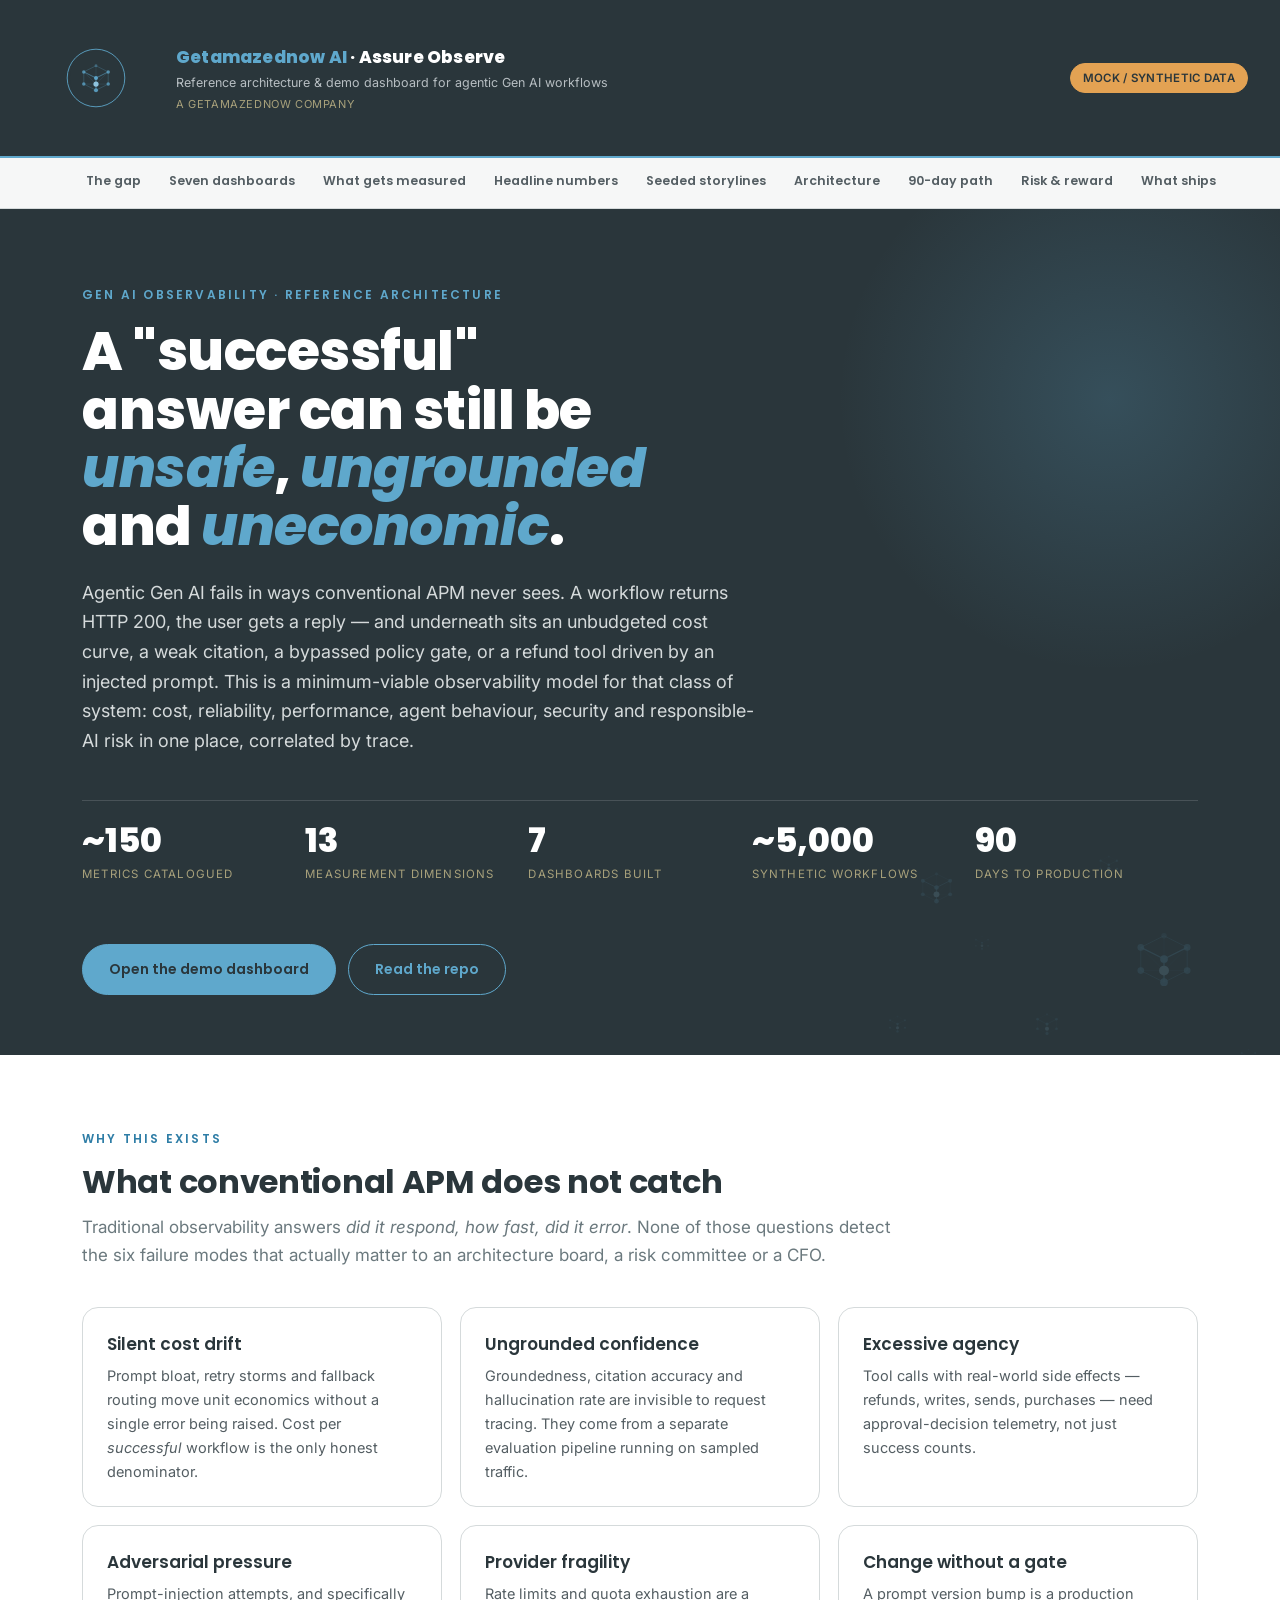
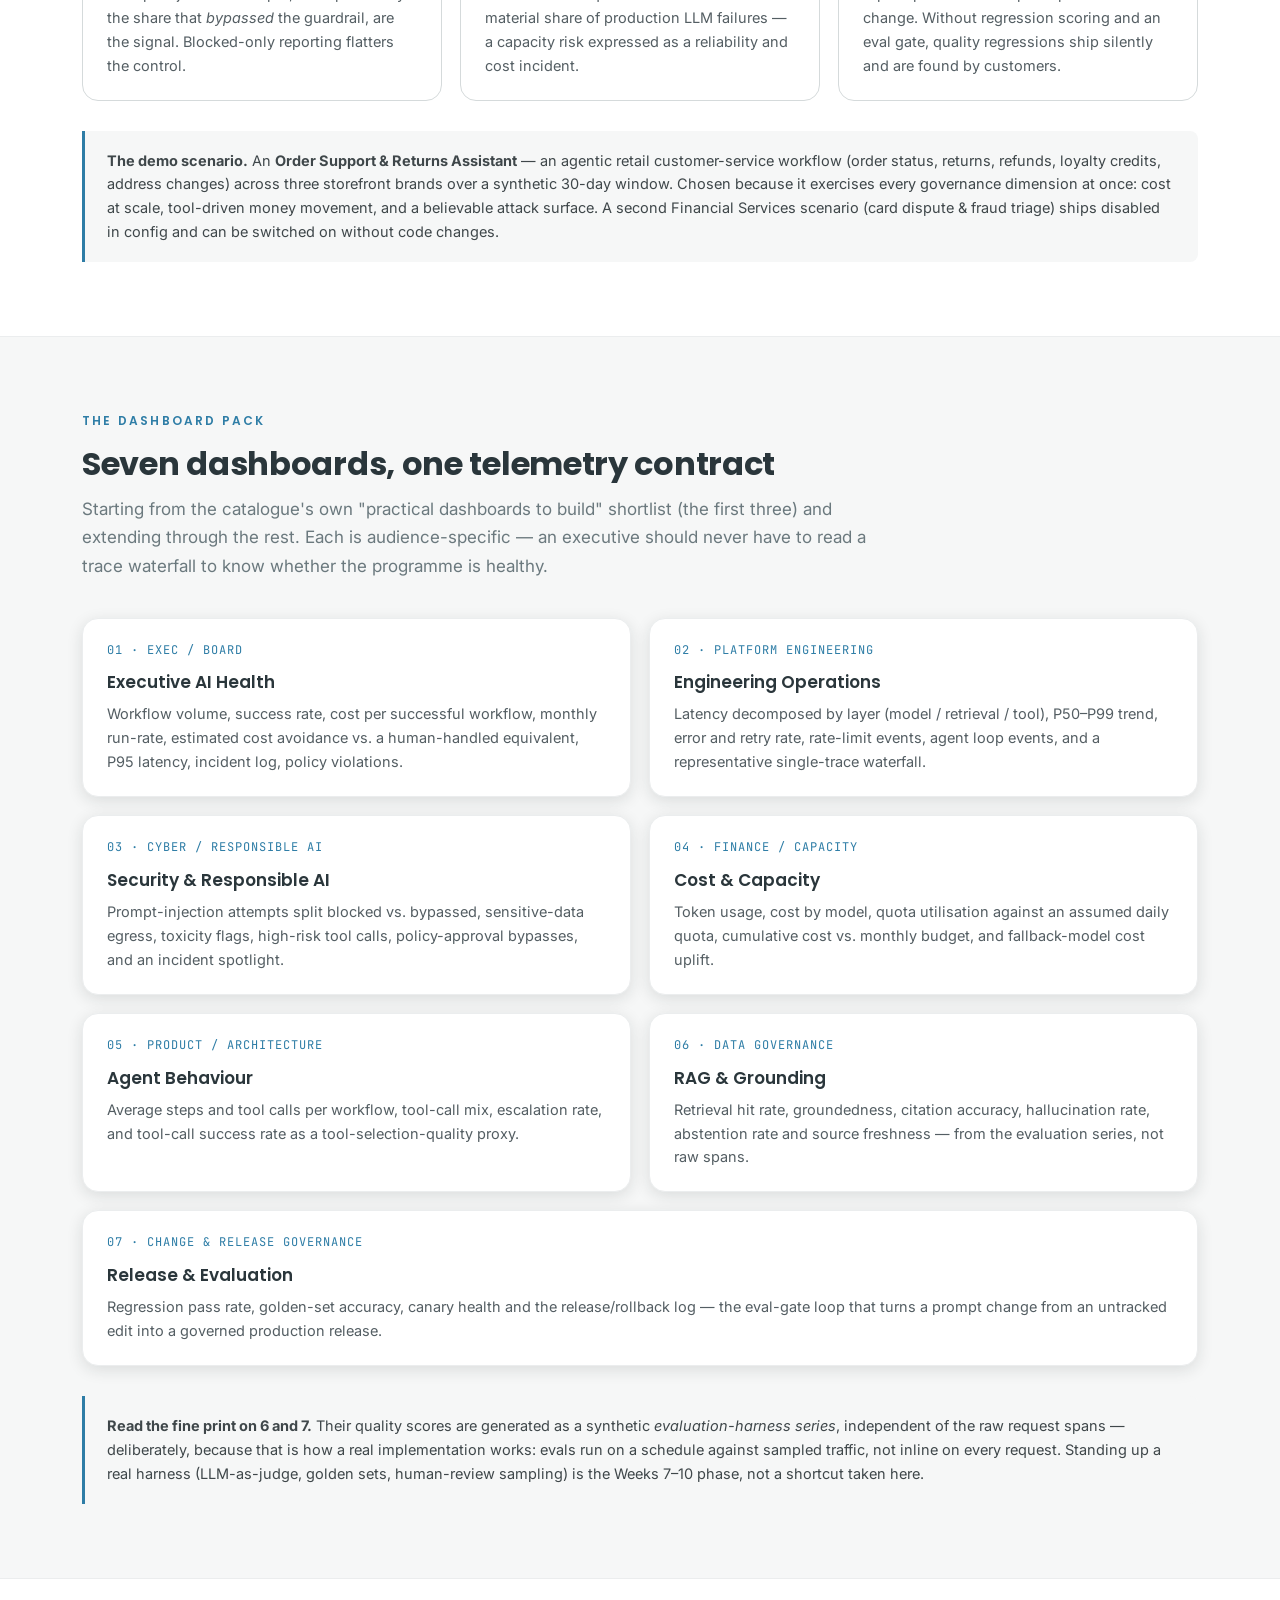
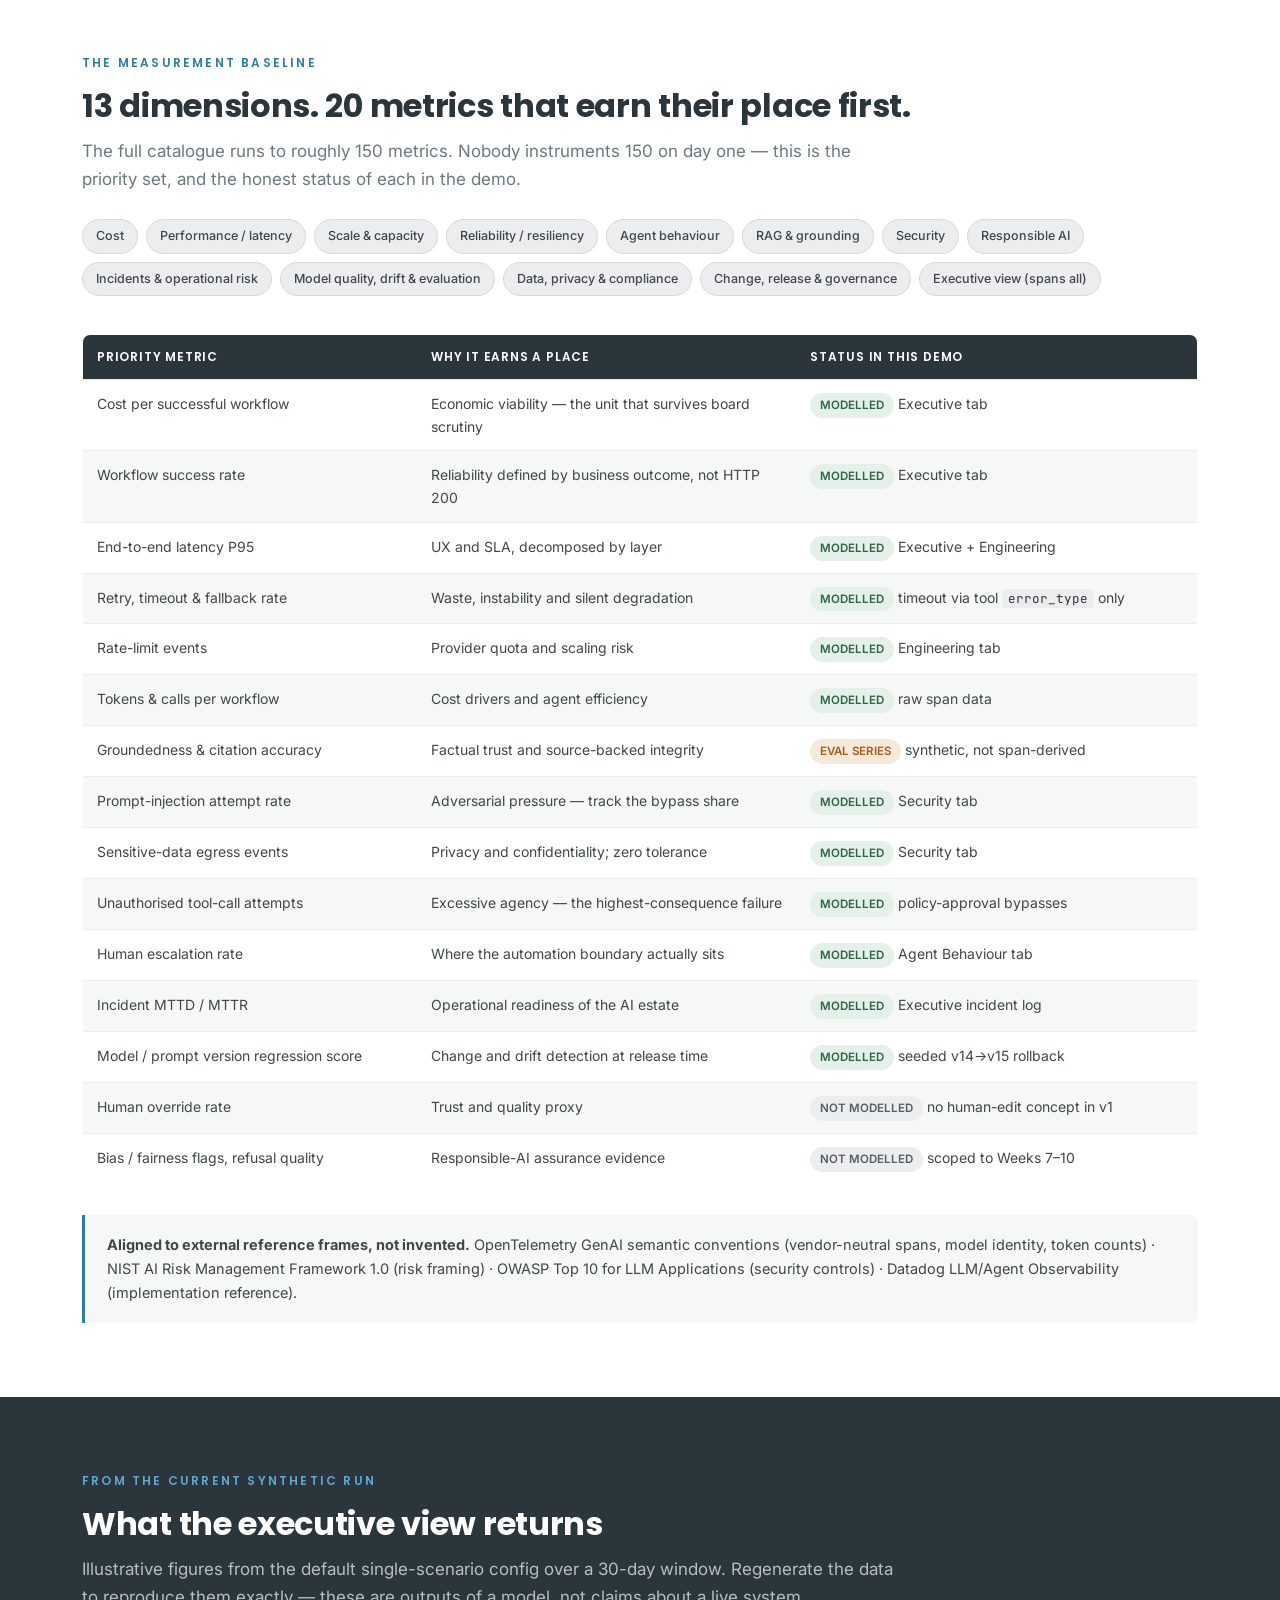
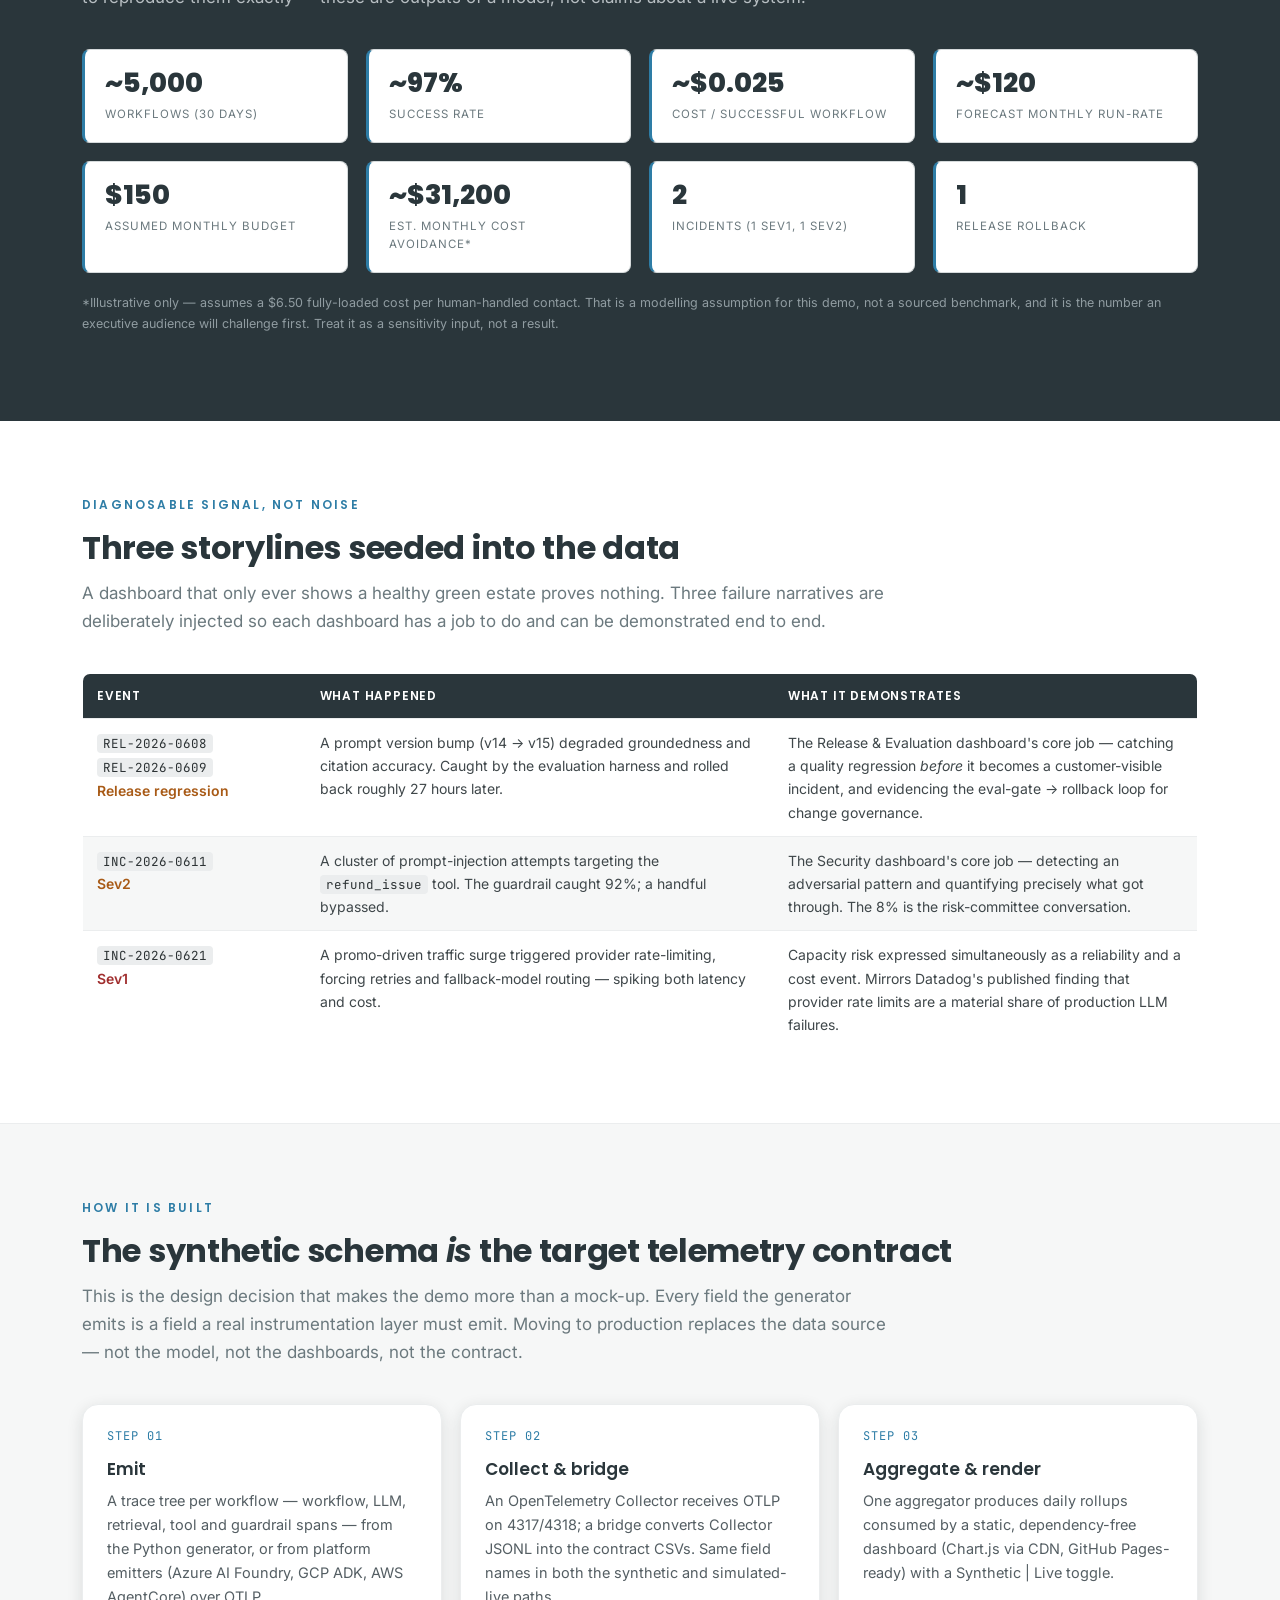
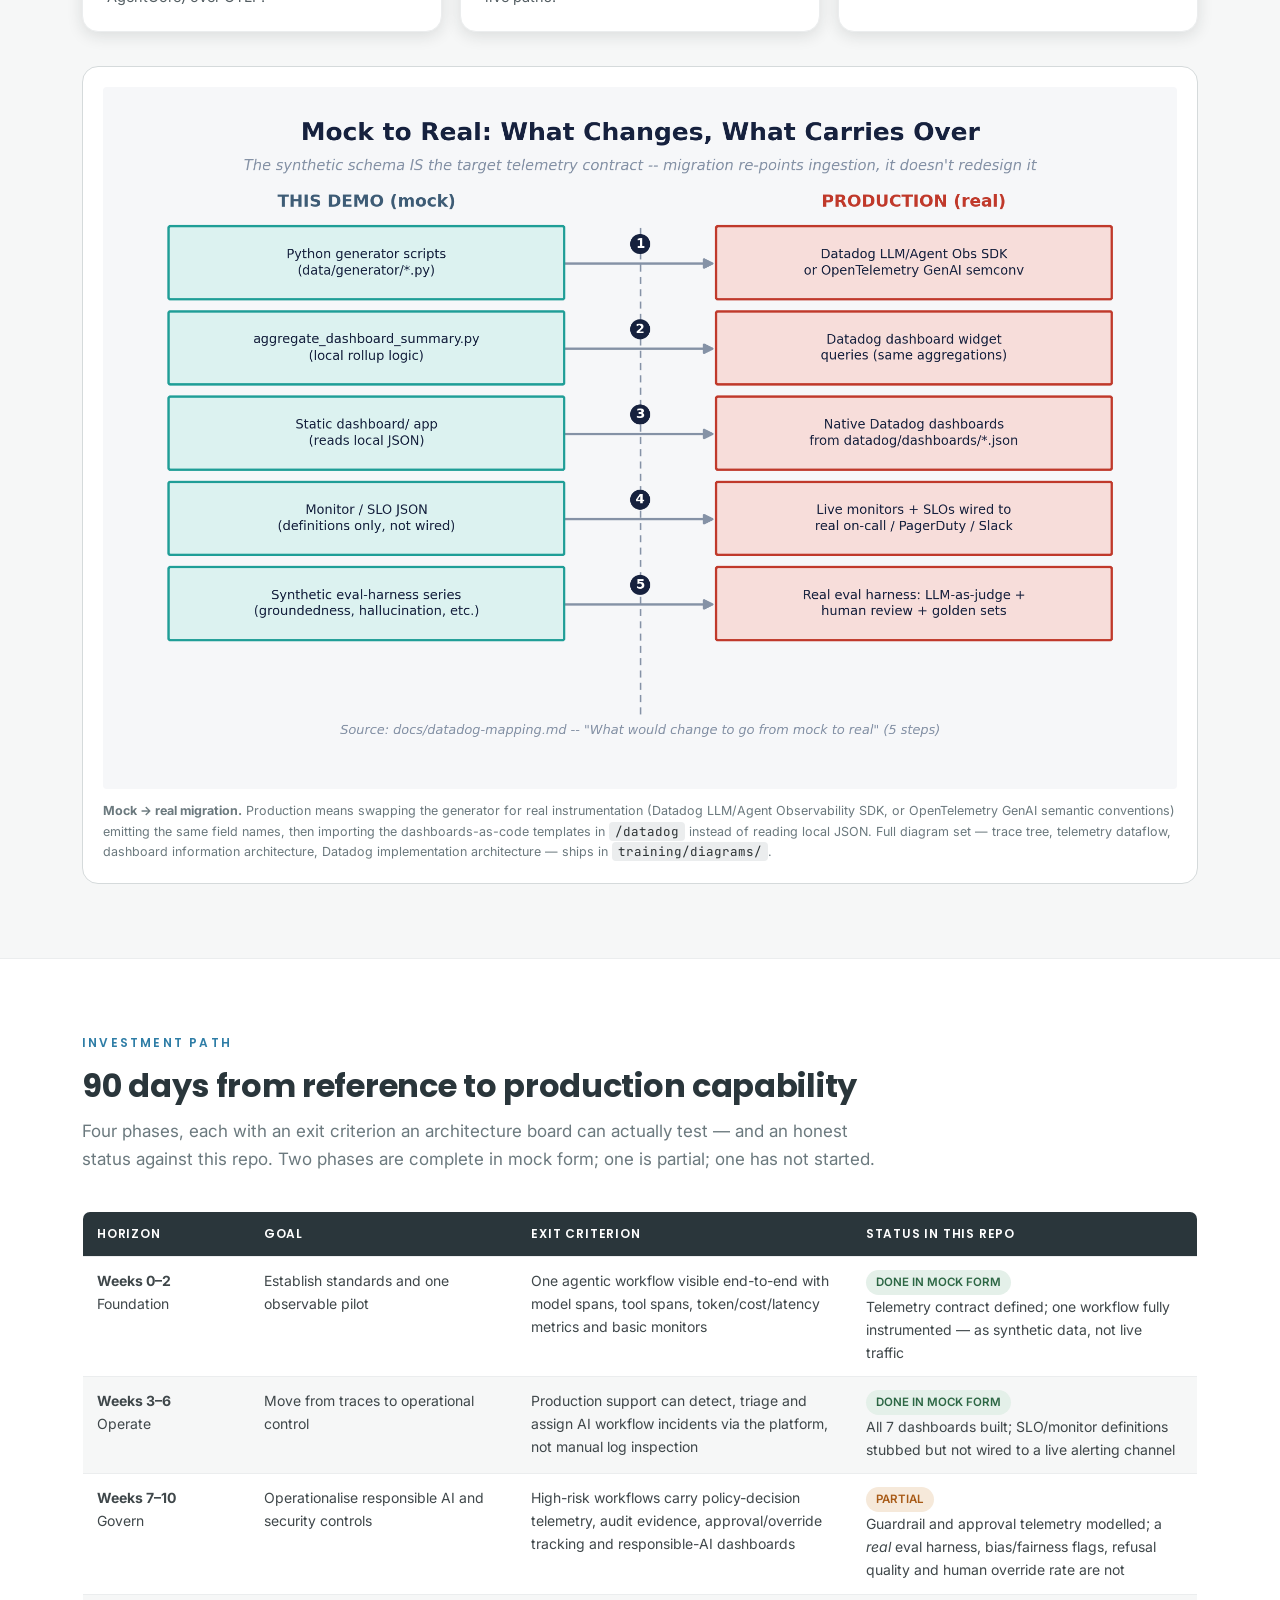
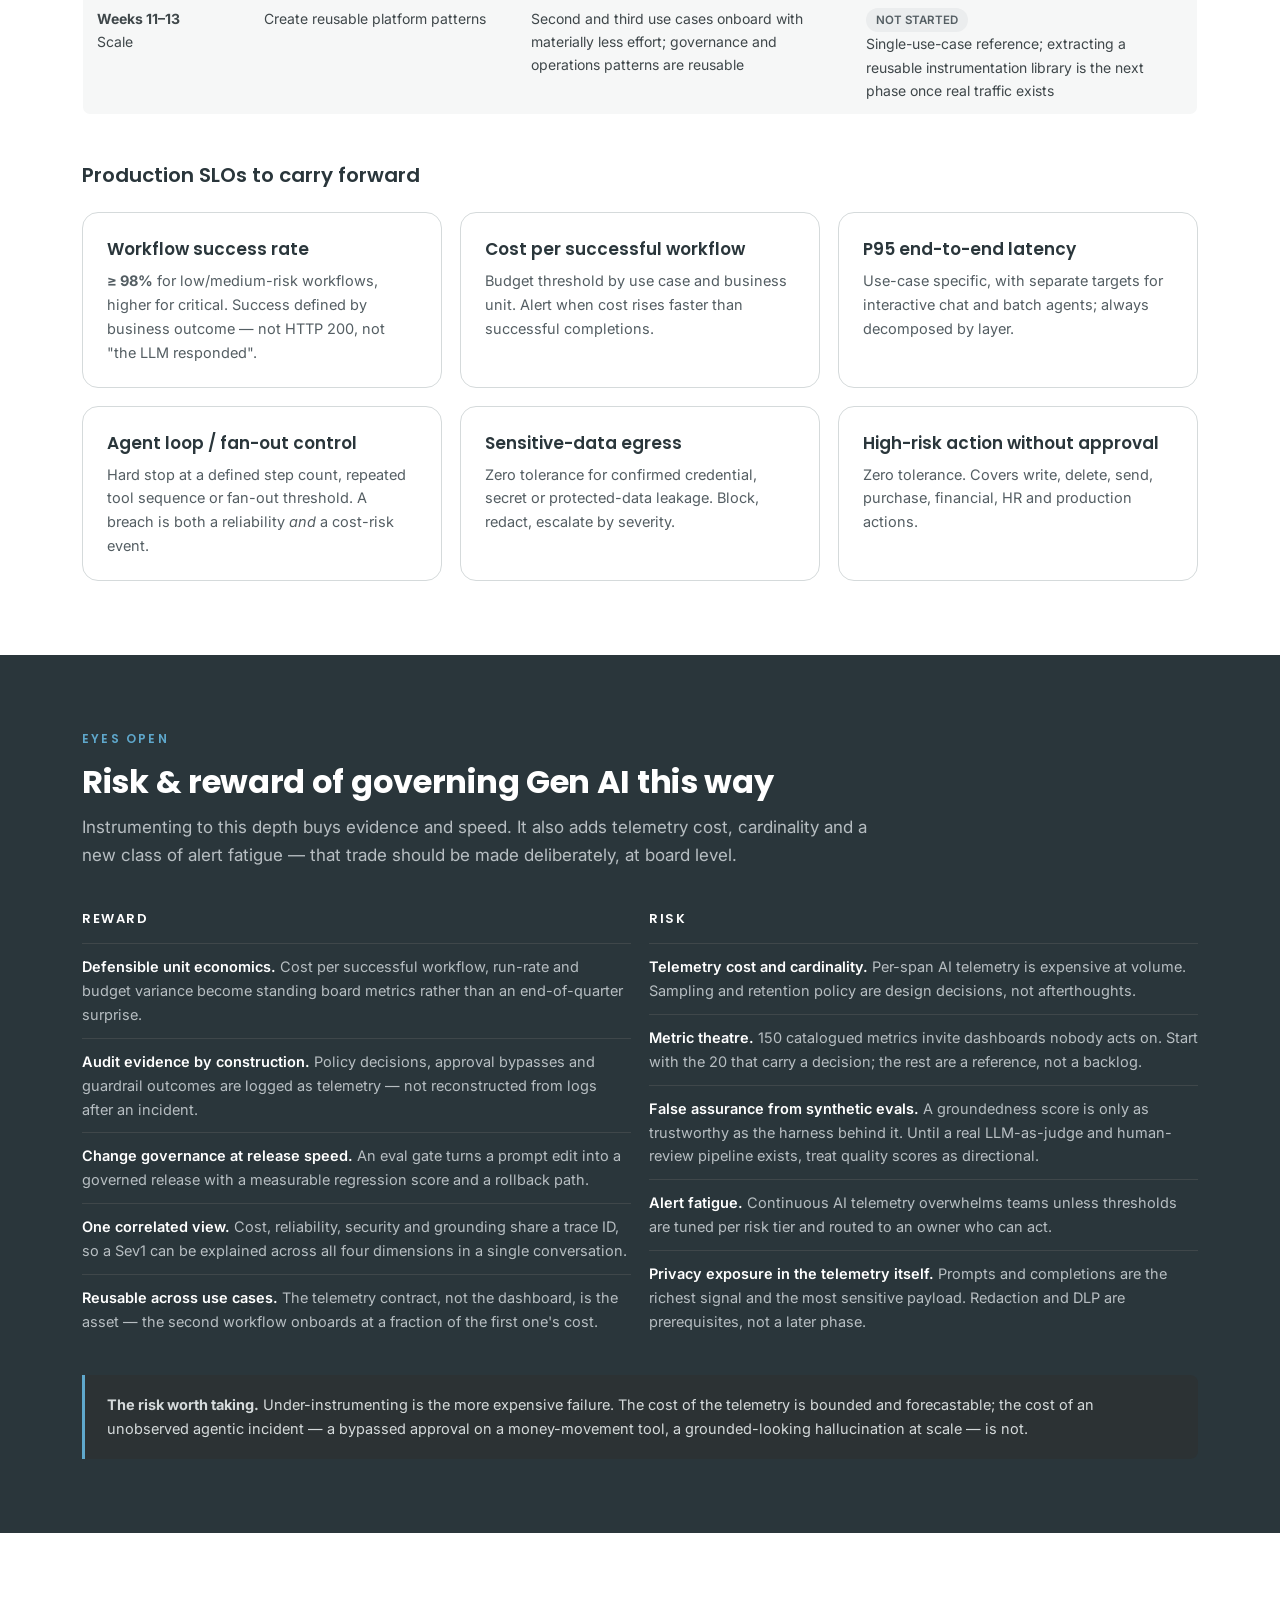
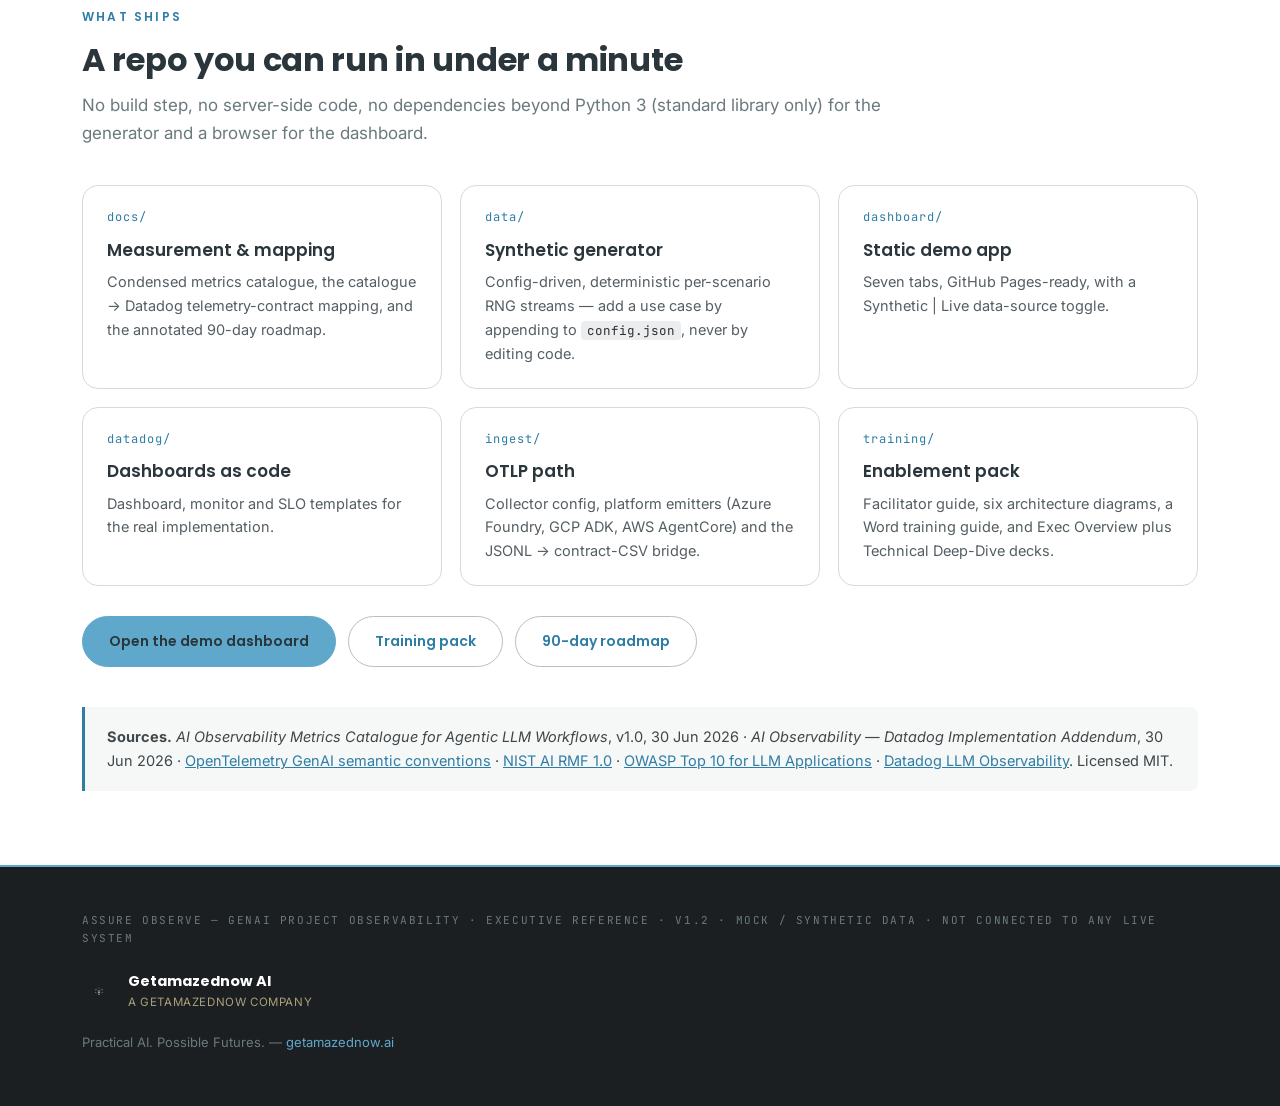
<file: GenAIObsProductpage.html>
<!DOCTYPE html>
<html lang="en">
<head>
<meta charset="UTF-8" />
<meta name="viewport" content="width=device-width, initial-scale=1.0" />
<title>Assure Observe — Getamazednow AI</title>
<meta name="description" content="A reference architecture and demo dashboard for observing agentic Gen AI workflows in production — what to measure, why it matters, and how to operationalise it on Datadog. Built entirely on synthetic data." />
<link rel="icon" type="image/svg+xml" href="dashboard/assets/Getamazednow-AI-Favicon.svg" />
<link rel="icon" type="image/png" sizes="32x32" href="dashboard/assets/Getamazednow-AI-Favicon-32.png" />
<link rel="apple-touch-icon" sizes="180x180" href="dashboard/assets/Getamazednow-AI-Favicon-180.png" />
<link rel="stylesheet" href="https://fonts.googleapis.com/css2?family=Inter:wght@400;500;600&family=Poppins:wght@500;600;700;800&family=JetBrains+Mono:wght@400;500&display=swap" />
<style>
/* ── Getamazednow AI Design System v1.2 — tokens (consumed unchanged) ───────── */
:root{
  --gai-ink:#2A363B; --gai-signal:#5FA8CC; --gai-signal-deep:#2E7DA6;
  --gai-signal-core:#8FC3DE; --gai-stone:#A8A17B; --gai-white:#FFFFFF;
  --gai-neutral-50:#F6F7F7; --gai-neutral-100:#EBEDEE; --gai-neutral-200:#D5DADB;
  --gai-neutral-300:#B7BEC2; --gai-neutral-400:#909CA1; --gai-neutral-500:#6B797E;
  --gai-neutral-600:#545E63; --gai-neutral-700:#3F474A; --gai-neutral-800:#2C3234;
  --gai-neutral-900:#1C1F21;
  --gai-success:#2C6644; --gai-success-on-ink:#6FBF8B;
  --gai-warning:#A85A16; --gai-warning-on-ink:#E3A253;
  --gai-error:#A02E2E;   --gai-error-on-ink:#E08585;
  --gai-info:#355F6D;    --gai-info-on-ink:#7FB3C2;
  --gai-font-display:"Poppins","Montserrat","Segoe UI",sans-serif;
  --gai-font-body:"Inter","Segoe UI",Roboto,sans-serif;
  --gai-font-mono:"JetBrains Mono","Courier New",monospace;
  --gai-radius-sm:4px; --gai-radius-md:8px; --gai-radius-lg:16px; --gai-radius-pill:999px;
  --gai-shadow-md:0 4px 16px rgba(28,31,33,.12);
}
*{box-sizing:border-box;}
html{scroll-behavior:smooth;scroll-padding-top:132px;}
body{margin:0;background:var(--gai-white);color:var(--gai-neutral-800);
  font-family:var(--gai-font-body);font-size:15.5px;line-height:1.65;-webkit-font-smoothing:antialiased;}
.wrap{max-width:1180px;margin:0 auto;padding:0 32px;}
a{color:var(--gai-signal-deep);}

/* ── Topbar (spec §6) — the single identity ────────────────────────────────── */
.topbar{display:flex;justify-content:space-between;align-items:center;gap:24px;
  padding:14px 32px;background:var(--gai-ink);border-bottom:2px solid var(--gai-signal);}
.topbar-left{display:flex;align-items:center;gap:16px;}
.brand-logo{height:128px;width:128px;display:block;}
.brand-title{font-family:var(--gai-font-display);font-weight:800;font-size:17px;
  letter-spacing:.2px;color:var(--gai-white);}
.brand-title .brand-name{color:var(--gai-signal);}
.brand-sub{color:var(--gai-neutral-300);font-size:12.5px;margin-top:2px;}
.brand-byline{color:var(--gai-stone);font-size:11px;letter-spacing:.6px;
  text-transform:uppercase;margin-top:2px;}
.topbar-right{display:flex;gap:8px;align-items:center;flex-wrap:wrap;justify-content:flex-end;}
.pill{border:1px solid var(--gai-neutral-700);background:var(--gai-neutral-800);
  color:var(--gai-neutral-300);padding:5px 12px;border-radius:var(--gai-radius-pill);
  font-size:11.5px;font-weight:600;letter-spacing:.3px;white-space:nowrap;}
.pill-mock{color:var(--gai-ink);background:var(--gai-warning-on-ink);border-color:var(--gai-warning-on-ink);}
.pill-live{color:var(--gai-ink);background:var(--gai-success-on-ink);border-color:var(--gai-success-on-ink);}

/* ── Section nav (no competing lockup) ─────────────────────────────────────── */
.sectnav{position:sticky;top:0;z-index:20;background:rgba(246,247,247,.94);
  backdrop-filter:blur(8px);border-bottom:1px solid var(--gai-neutral-200);}
.sectnav-inner{display:flex;gap:4px;overflow-x:auto;max-width:1180px;margin:0 auto;padding:0 24px;}
.sectnav a{font-family:var(--gai-font-display);font-weight:600;font-size:12.5px;
  color:var(--gai-neutral-600);text-decoration:none;padding:13px 12px;white-space:nowrap;
  border-bottom:3px solid transparent;}
.sectnav a:hover{color:var(--gai-ink);border-bottom-color:var(--gai-signal);}

/* ── Hero ──────────────────────────────────────────────────────────────────── */
.hero{background:var(--gai-ink);color:var(--gai-white);position:relative;overflow:hidden;
  padding:76px 0 0;}
.hero::after{content:"";position:absolute;right:-140px;top:-120px;width:620px;height:620px;
  background:radial-gradient(circle,rgba(95,168,204,.22) 0%,rgba(95,168,204,0) 62%);pointer-events:none;}
.hero-lattice{position:absolute;right:-40px;bottom:-60px;width:520px;opacity:.16;pointer-events:none;}
.kicker{font-family:var(--gai-font-display);font-weight:600;font-size:12px;
  letter-spacing:2.2px;text-transform:uppercase;color:var(--gai-signal);}
.hero h1{font-family:var(--gai-font-display);font-weight:800;font-size:54px;line-height:1.08;
  margin:18px 0 0;max-width:16ch;letter-spacing:-.5px;}
.hero h1 em{font-style:italic;color:var(--gai-signal);}
.hero p.lede{max-width:62ch;color:var(--gai-neutral-200);font-size:18px;margin:22px 0 0;}
.statstrip{display:flex;flex-wrap:wrap;gap:0;margin:44px 0 0;border-top:1px solid rgba(255,255,255,.14);}
.stat{flex:1 1 150px;padding:22px 26px 30px 0;}
.stat .n{font-family:var(--gai-font-display);font-weight:800;font-size:34px;
  color:var(--gai-white);line-height:1;}
.stat .l{font-size:11.5px;letter-spacing:1.2px;text-transform:uppercase;
  color:var(--gai-stone);margin-top:8px;}

/* ── Sections ──────────────────────────────────────────────────────────────── */
section{padding:74px 0;}
section.alt{background:var(--gai-neutral-50);border-top:1px solid var(--gai-neutral-100);
  border-bottom:1px solid var(--gai-neutral-100);}
section.ink{background:var(--gai-ink);color:var(--gai-neutral-100);}
h2{font-family:var(--gai-font-display);font-weight:700;font-size:32px;line-height:1.2;
  color:var(--gai-ink);margin:14px 0 0;letter-spacing:-.3px;}
section.ink h2{color:var(--gai-white);}
h2+p.sub{color:var(--gai-neutral-500);font-size:17px;max-width:74ch;margin:12px 0 0;}
section.ink h2+p.sub{color:var(--gai-neutral-300);}
h3{font-family:var(--gai-font-display);font-weight:600;font-size:17px;color:var(--gai-ink);margin:0 0 6px;}
section.ink h3{color:var(--gai-white);}
.mt{margin-top:38px;}

/* ── Cards & grids ─────────────────────────────────────────────────────────── */
.grid{display:grid;gap:18px;}
.g2{grid-template-columns:repeat(2,1fr);}
.g3{grid-template-columns:repeat(3,1fr);}
.g4{grid-template-columns:repeat(4,1fr);}
.card{background:var(--gai-white);border:1px solid var(--gai-neutral-200);
  border-radius:var(--gai-radius-lg);padding:22px 24px;}
section.alt .card{box-shadow:var(--gai-shadow-md);border-color:var(--gai-neutral-100);}
section.ink .card{background:var(--gai-neutral-800);border-color:var(--gai-neutral-700);color:var(--gai-neutral-200);}
.card p{margin:0;font-size:14.5px;color:var(--gai-neutral-600);}
section.ink .card p{color:var(--gai-neutral-300);}
.card .num{font-family:var(--gai-font-mono);font-size:12px;color:var(--gai-signal-deep);
  letter-spacing:1px;display:block;margin-bottom:8px;}
section.ink .card .num{color:var(--gai-signal);}

.kpi{background:var(--gai-white);border:1px solid var(--gai-neutral-200);
  border-left:3px solid var(--gai-signal-deep);border-radius:var(--gai-radius-md);padding:18px 20px;}
.kpi .v{font-family:var(--gai-font-display);font-weight:800;font-size:27px;color:var(--gai-ink);line-height:1.1;}
.kpi .k{font-size:11.5px;letter-spacing:1px;text-transform:uppercase;
  color:var(--gai-neutral-500);margin-top:7px;}

/* ── Tables ────────────────────────────────────────────────────────────────── */
table{width:100%;border-collapse:collapse;font-size:14px;background:var(--gai-white);
  border:1px solid var(--gai-neutral-200);border-radius:var(--gai-radius-md);overflow:hidden;}
th{background:var(--gai-ink);color:var(--gai-white);font-family:var(--gai-font-display);
  font-weight:600;font-size:12px;letter-spacing:.8px;text-transform:uppercase;
  text-align:left;padding:12px 14px;}
td{padding:12px 14px;border-top:1px solid var(--gai-neutral-100);
  color:var(--gai-neutral-700);vertical-align:top;}
tbody tr:nth-child(even){background:var(--gai-neutral-50);}
code{font-family:var(--gai-font-mono);font-size:12.5px;background:var(--gai-neutral-100);
  color:var(--gai-neutral-800);padding:1px 6px;border-radius:var(--gai-radius-sm);}
section.ink code{background:rgba(255,255,255,.08);color:var(--gai-signal-core);}

/* ── Tags / status ─────────────────────────────────────────────────────────── */
.tags{display:flex;flex-wrap:wrap;gap:8px;margin-top:26px;}
.tag{font-size:12.5px;font-weight:500;padding:6px 13px;border-radius:var(--gai-radius-pill);
  background:var(--gai-neutral-100);color:var(--gai-neutral-700);border:1px solid var(--gai-neutral-200);}
.st{font-size:11.5px;font-weight:600;padding:3px 10px;border-radius:var(--gai-radius-pill);
  white-space:nowrap;display:inline-block;}
.st-done{background:#E4F0E9;color:var(--gai-success);}
.st-part{background:#F6E9DA;color:var(--gai-warning);}
.st-no{background:var(--gai-neutral-100);color:var(--gai-neutral-600);}
.sev1{color:var(--gai-error);font-weight:600;}
.sev2{color:var(--gai-warning);font-weight:600;}

/* ── Callout ───────────────────────────────────────────────────────────────── */
.callout{border-left:3px solid var(--gai-signal-deep);background:var(--gai-neutral-50);
  padding:18px 22px;border-radius:0 var(--gai-radius-md) var(--gai-radius-md) 0;
  font-size:14.5px;color:var(--gai-neutral-700);margin-top:30px;}
section.ink .callout{background:var(--gai-neutral-800);color:var(--gai-neutral-200);
  border-left-color:var(--gai-signal);}

/* ── Risk / reward ─────────────────────────────────────────────────────────── */
.rr h3{font-family:var(--gai-font-display);font-size:13px;letter-spacing:1.6px;
  text-transform:uppercase;margin-bottom:14px;}
.rr-reward h3{color:var(--gai-success-on-ink);}
.rr-risk h3{color:var(--gai-warning-on-ink);}
.rr ul{list-style:none;margin:0;padding:0;}
.rr li{padding:11px 0;border-top:1px solid var(--gai-neutral-700);font-size:14.5px;
  color:var(--gai-neutral-300);}
.rr li b{color:var(--gai-white);font-weight:600;}

/* ── Figure ────────────────────────────────────────────────────────────────── */
figure{margin:34px 0 0;background:var(--gai-white);border:1px solid var(--gai-neutral-200);
  border-radius:var(--gai-radius-lg);padding:20px;}
figure img{width:100%;display:block;border-radius:var(--gai-radius-sm);}
figcaption{font-size:12.5px;color:var(--gai-neutral-500);margin-top:12px;}

/* ── CTA ───────────────────────────────────────────────────────────────────── */
.btn{display:inline-block;font-family:var(--gai-font-display);font-weight:600;font-size:14px;
  padding:13px 26px;border-radius:var(--gai-radius-pill);text-decoration:none;
  background:var(--gai-signal);color:var(--gai-ink);border:1px solid var(--gai-signal);}
.btn:hover{background:var(--gai-signal-core);border-color:var(--gai-signal-core);}
.btn-ghost{background:transparent;color:var(--gai-signal);}
.btn-ghost:hover{background:rgba(95,168,204,.12);color:var(--gai-signal-core);}
.btnrow{display:flex;gap:12px;flex-wrap:wrap;margin-top:30px;}

/* ── Footer (running identity) ─────────────────────────────────────────────── */
footer{background:var(--gai-neutral-900);color:var(--gai-neutral-400);padding:44px 0 52px;
  border-top:2px solid var(--gai-signal);}
.foot-kicker{font-family:var(--gai-font-mono);font-size:11px;letter-spacing:1.6px;
  text-transform:uppercase;color:var(--gai-neutral-500);}
.foot-id{display:flex;align-items:center;gap:12px;margin-top:22px;}
.foot-id img{height:34px;width:34px;}
.foot-id .n{font-family:var(--gai-font-display);font-weight:700;font-size:14.5px;color:var(--gai-white);}
.foot-id .b{font-size:11.5px;letter-spacing:.6px;text-transform:uppercase;color:var(--gai-stone);}
.foot-tag{margin-top:20px;font-size:13px;color:var(--gai-neutral-500);}
.foot-tag a{color:var(--gai-signal);text-decoration:none;}

@media (max-width:1000px){
  .g4{grid-template-columns:repeat(2,1fr);} .g3{grid-template-columns:repeat(2,1fr);}
  .hero h1{font-size:40px;}
}
@media (max-width:680px){
  .wrap{padding:0 20px;} .topbar{flex-direction:column;align-items:flex-start;}
  .brand-logo{height:88px;width:88px;}
  .g2,.g3,.g4{grid-template-columns:1fr;} .hero h1{font-size:32px;}
  .hero-lattice{display:none;} section{padding:52px 0;} h2{font-size:25px;}
}
</style>
</head>
<body>

<!-- ══ TOPBAR — single brand identity (spec §6) ══ -->
<header class="topbar">
  <div class="topbar-left">
    <img class="brand-logo" src="dashboard/assets/Getamazednow-AI-Icon-Color-Keyline-Signal.svg" alt="Getamazednow AI — Tensor Node Lattice mark" />
    <div>
      <div class="brand-title"><span class="brand-name">Getamazednow AI</span> · Assure Observe</div>
      <div class="brand-sub">Reference architecture &amp; demo dashboard for agentic Gen AI workflows</div>
      <div class="brand-byline">A Getamazednow Company</div>
    </div>
  </div>
  <div class="topbar-right">
    <span class="pill pill-mock">MOCK / SYNTHETIC DATA</span>
  </div>
</header>

<nav class="sectnav">
  <div class="sectnav-inner">
    <a href="#why">The gap</a>
    <a href="#dashboards">Seven dashboards</a>
    <a href="#measure">What gets measured</a>
    <a href="#numbers">Headline numbers</a>
    <a href="#storylines">Seeded storylines</a>
    <a href="#architecture">Architecture</a>
    <a href="#roadmap">90-day path</a>
    <a href="#riskreward">Risk &amp; reward</a>
    <a href="#repo">What ships</a>
  </div>
</nav>

<!-- ══ HERO ══ -->
<div class="hero">
  <img class="hero-lattice" src="dashboard/assets/Getamazednow-AI-Hero-Lattice.svg" alt="" aria-hidden="true" />
  <div class="wrap" style="position:relative;">
    <div class="kicker">Gen AI Observability · Reference Architecture</div>
    <h1>A "successful" answer can still be <em>unsafe</em>, <em>ungrounded</em> and <em>uneconomic</em>.</h1>
    <p class="lede">Agentic Gen AI fails in ways conventional APM never sees. A workflow returns HTTP 200, the user gets a reply — and underneath sits an unbudgeted cost curve, a weak citation, a bypassed policy gate, or a refund tool driven by an injected prompt. This is a minimum-viable observability model for that class of system: cost, reliability, performance, agent behaviour, security and responsible-AI risk in one place, correlated by trace.</p>
    <div class="statstrip">
      <div class="stat"><div class="n">~150</div><div class="l">Metrics catalogued</div></div>
      <div class="stat"><div class="n">13</div><div class="l">Measurement dimensions</div></div>
      <div class="stat"><div class="n">7</div><div class="l">Dashboards built</div></div>
      <div class="stat"><div class="n">~5,000</div><div class="l">Synthetic workflows</div></div>
      <div class="stat"><div class="n">90</div><div class="l">Days to production</div></div>
    </div>
    <div class="btnrow" style="padding-bottom:60px;">
      <a class="btn" href="dashboard/index.html">Open the demo dashboard</a>
      <a class="btn btn-ghost" href="README.md">Read the repo</a>
    </div>
  </div>
</div>

<!-- ══ THE GAP ══ -->
<section id="why">
  <div class="wrap">
    <div class="kicker" style="color:var(--gai-signal-deep);">Why this exists</div>
    <h2>What conventional APM does not catch</h2>
    <p class="sub">Traditional observability answers <i>did it respond, how fast, did it error</i>. None of those questions detect the six failure modes that actually matter to an architecture board, a risk committee or a CFO.</p>
    <div class="grid g3 mt">
      <div class="card"><h3>Silent cost drift</h3><p>Prompt bloat, retry storms and fallback routing move unit economics without a single error being raised. Cost per <em>successful</em> workflow is the only honest denominator.</p></div>
      <div class="card"><h3>Ungrounded confidence</h3><p>Groundedness, citation accuracy and hallucination rate are invisible to request tracing. They come from a separate evaluation pipeline running on sampled traffic.</p></div>
      <div class="card"><h3>Excessive agency</h3><p>Tool calls with real-world side effects — refunds, writes, sends, purchases — need approval-decision telemetry, not just success counts.</p></div>
      <div class="card"><h3>Adversarial pressure</h3><p>Prompt-injection attempts, and specifically the share that <em>bypassed</em> the guardrail, are the signal. Blocked-only reporting flatters the control.</p></div>
      <div class="card"><h3>Provider fragility</h3><p>Rate limits and quota exhaustion are a material share of production LLM failures — a capacity risk expressed as a reliability and cost incident.</p></div>
      <div class="card"><h3>Change without a gate</h3><p>A prompt version bump is a production change. Without regression scoring and an eval gate, quality regressions ship silently and are found by customers.</p></div>
    </div>
    <div class="callout"><b>The demo scenario.</b> An <b>Order Support &amp; Returns Assistant</b> — an agentic retail customer-service workflow (order status, returns, refunds, loyalty credits, address changes) across three storefront brands over a synthetic 30-day window. Chosen because it exercises every governance dimension at once: cost at scale, tool-driven money movement, and a believable attack surface. A second Financial Services scenario (card dispute &amp; fraud triage) ships disabled in config and can be switched on without code changes.</div>
  </div>
</section>

<!-- ══ DASHBOARDS ══ -->
<section id="dashboards" class="alt">
  <div class="wrap">
    <div class="kicker" style="color:var(--gai-signal-deep);">The dashboard pack</div>
    <h2>Seven dashboards, one telemetry contract</h2>
    <p class="sub">Starting from the catalogue's own "practical dashboards to build" shortlist (the first three) and extending through the rest. Each is audience-specific — an executive should never have to read a trace waterfall to know whether the programme is healthy.</p>
    <div class="grid g2 mt">
      <div class="card"><span class="num">01 · EXEC / BOARD</span><h3>Executive AI Health</h3><p>Workflow volume, success rate, cost per successful workflow, monthly run-rate, estimated cost avoidance vs. a human-handled equivalent, P95 latency, incident log, policy violations.</p></div>
      <div class="card"><span class="num">02 · PLATFORM ENGINEERING</span><h3>Engineering Operations</h3><p>Latency decomposed by layer (model / retrieval / tool), P50–P99 trend, error and retry rate, rate-limit events, agent loop events, and a representative single-trace waterfall.</p></div>
      <div class="card"><span class="num">03 · CYBER / RESPONSIBLE AI</span><h3>Security &amp; Responsible AI</h3><p>Prompt-injection attempts split blocked vs. bypassed, sensitive-data egress, toxicity flags, high-risk tool calls, policy-approval bypasses, and an incident spotlight.</p></div>
      <div class="card"><span class="num">04 · FINANCE / CAPACITY</span><h3>Cost &amp; Capacity</h3><p>Token usage, cost by model, quota utilisation against an assumed daily quota, cumulative cost vs. monthly budget, and fallback-model cost uplift.</p></div>
      <div class="card"><span class="num">05 · PRODUCT / ARCHITECTURE</span><h3>Agent Behaviour</h3><p>Average steps and tool calls per workflow, tool-call mix, escalation rate, and tool-call success rate as a tool-selection-quality proxy.</p></div>
      <div class="card"><span class="num">06 · DATA GOVERNANCE</span><h3>RAG &amp; Grounding</h3><p>Retrieval hit rate, groundedness, citation accuracy, hallucination rate, abstention rate and source freshness — from the evaluation series, not raw spans.</p></div>
      <div class="card" style="grid-column:span 2;"><span class="num">07 · CHANGE &amp; RELEASE GOVERNANCE</span><h3>Release &amp; Evaluation</h3><p>Regression pass rate, golden-set accuracy, canary health and the release/rollback log — the eval-gate loop that turns a prompt change from an untracked edit into a governed production release.</p></div>
    </div>
    <div class="callout"><b>Read the fine print on 6 and 7.</b> Their quality scores are generated as a synthetic <em>evaluation-harness series</em>, independent of the raw request spans — deliberately, because that is how a real implementation works: evals run on a schedule against sampled traffic, not inline on every request. Standing up a real harness (LLM-as-judge, golden sets, human-review sampling) is the Weeks 7–10 phase, not a shortcut taken here.</div>
  </div>
</section>

<!-- ══ WHAT GETS MEASURED ══ -->
<section id="measure">
  <div class="wrap">
    <div class="kicker" style="color:var(--gai-signal-deep);">The measurement baseline</div>
    <h2>13 dimensions. 20 metrics that earn their place first.</h2>
    <p class="sub">The full catalogue runs to roughly 150 metrics. Nobody instruments 150 on day one — this is the priority set, and the honest status of each in the demo.</p>
    <div class="tags">
      <span class="tag">Cost</span><span class="tag">Performance / latency</span><span class="tag">Scale &amp; capacity</span>
      <span class="tag">Reliability / resiliency</span><span class="tag">Agent behaviour</span><span class="tag">RAG &amp; grounding</span>
      <span class="tag">Security</span><span class="tag">Responsible AI</span><span class="tag">Incidents &amp; operational risk</span>
      <span class="tag">Model quality, drift &amp; evaluation</span><span class="tag">Data, privacy &amp; compliance</span>
      <span class="tag">Change, release &amp; governance</span><span class="tag">Executive view (spans all)</span>
    </div>
    <div class="mt">
      <table>
        <thead><tr><th style="width:30%">Priority metric</th><th style="width:34%">Why it earns a place</th><th style="width:36%">Status in this demo</th></tr></thead>
        <tbody>
          <tr><td>Cost per successful workflow</td><td>Economic viability — the unit that survives board scrutiny</td><td><span class="st st-done">MODELLED</span> Executive tab</td></tr>
          <tr><td>Workflow success rate</td><td>Reliability defined by business outcome, not HTTP 200</td><td><span class="st st-done">MODELLED</span> Executive tab</td></tr>
          <tr><td>End-to-end latency P95</td><td>UX and SLA, decomposed by layer</td><td><span class="st st-done">MODELLED</span> Executive + Engineering</td></tr>
          <tr><td>Retry, timeout &amp; fallback rate</td><td>Waste, instability and silent degradation</td><td><span class="st st-done">MODELLED</span> timeout via tool <code>error_type</code> only</td></tr>
          <tr><td>Rate-limit events</td><td>Provider quota and scaling risk</td><td><span class="st st-done">MODELLED</span> Engineering tab</td></tr>
          <tr><td>Tokens &amp; calls per workflow</td><td>Cost drivers and agent efficiency</td><td><span class="st st-done">MODELLED</span> raw span data</td></tr>
          <tr><td>Groundedness &amp; citation accuracy</td><td>Factual trust and source-backed integrity</td><td><span class="st st-part">EVAL SERIES</span> synthetic, not span-derived</td></tr>
          <tr><td>Prompt-injection attempt rate</td><td>Adversarial pressure — track the bypass share</td><td><span class="st st-done">MODELLED</span> Security tab</td></tr>
          <tr><td>Sensitive-data egress events</td><td>Privacy and confidentiality; zero tolerance</td><td><span class="st st-done">MODELLED</span> Security tab</td></tr>
          <tr><td>Unauthorised tool-call attempts</td><td>Excessive agency — the highest-consequence failure</td><td><span class="st st-done">MODELLED</span> policy-approval bypasses</td></tr>
          <tr><td>Human escalation rate</td><td>Where the automation boundary actually sits</td><td><span class="st st-done">MODELLED</span> Agent Behaviour tab</td></tr>
          <tr><td>Incident MTTD / MTTR</td><td>Operational readiness of the AI estate</td><td><span class="st st-done">MODELLED</span> Executive incident log</td></tr>
          <tr><td>Model / prompt version regression score</td><td>Change and drift detection at release time</td><td><span class="st st-done">MODELLED</span> seeded v14→v15 rollback</td></tr>
          <tr><td>Human override rate</td><td>Trust and quality proxy</td><td><span class="st st-no">NOT MODELLED</span> no human-edit concept in v1</td></tr>
          <tr><td>Bias / fairness flags, refusal quality</td><td>Responsible-AI assurance evidence</td><td><span class="st st-no">NOT MODELLED</span> scoped to Weeks 7–10</td></tr>
        </tbody>
      </table>
    </div>
    <div class="callout"><b>Aligned to external reference frames, not invented.</b> OpenTelemetry GenAI semantic conventions (vendor-neutral spans, model identity, token counts) · NIST AI Risk Management Framework 1.0 (risk framing) · OWASP Top 10 for LLM Applications (security controls) · Datadog LLM/Agent Observability (implementation reference).</div>
  </div>
</section>

<!-- ══ HEADLINE NUMBERS ══ -->
<section id="numbers" class="ink">
  <div class="wrap">
    <div class="kicker">From the current synthetic run</div>
    <h2>What the executive view returns</h2>
    <p class="sub">Illustrative figures from the default single-scenario config over a 30-day window. Regenerate the data to reproduce them exactly — these are outputs of a model, not claims about a live system.</p>
    <div class="grid g4 mt">
      <div class="kpi"><div class="v">~5,000</div><div class="k">Workflows (30 days)</div></div>
      <div class="kpi"><div class="v">~97%</div><div class="k">Success rate</div></div>
      <div class="kpi"><div class="v">~$0.025</div><div class="k">Cost / successful workflow</div></div>
      <div class="kpi"><div class="v">~$120</div><div class="k">Forecast monthly run-rate</div></div>
      <div class="kpi"><div class="v">$150</div><div class="k">Assumed monthly budget</div></div>
      <div class="kpi"><div class="v">~$31,200</div><div class="k">Est. monthly cost avoidance*</div></div>
      <div class="kpi"><div class="v">2</div><div class="k">Incidents (1 Sev1, 1 Sev2)</div></div>
      <div class="kpi"><div class="v">1</div><div class="k">Release rollback</div></div>
    </div>
    <p style="font-size:12.5px;color:var(--gai-neutral-400);margin-top:20px;">*Illustrative only — assumes a $6.50 fully-loaded cost per human-handled contact. That is a modelling assumption for this demo, not a sourced benchmark, and it is the number an executive audience will challenge first. Treat it as a sensitivity input, not a result.</p>
  </div>
</section>

<!-- ══ STORYLINES ══ -->
<section id="storylines">
  <div class="wrap">
    <div class="kicker" style="color:var(--gai-signal-deep);">Diagnosable signal, not noise</div>
    <h2>Three storylines seeded into the data</h2>
    <p class="sub">A dashboard that only ever shows a healthy green estate proves nothing. Three failure narratives are deliberately injected so each dashboard has a job to do and can be demonstrated end to end.</p>
    <div class="mt">
      <table>
        <thead><tr><th style="width:20%">Event</th><th style="width:42%">What happened</th><th style="width:38%">What it demonstrates</th></tr></thead>
        <tbody>
          <tr>
            <td><code>REL-2026-0608</code><br /><code>REL-2026-0609</code><br /><span class="sev2">Release regression</span></td>
            <td>A prompt version bump (v14 → v15) degraded groundedness and citation accuracy. Caught by the evaluation harness and rolled back roughly 27 hours later.</td>
            <td>The Release &amp; Evaluation dashboard's core job — catching a quality regression <em>before</em> it becomes a customer-visible incident, and evidencing the eval-gate → rollback loop for change governance.</td>
          </tr>
          <tr>
            <td><code>INC-2026-0611</code><br /><span class="sev2">Sev2</span></td>
            <td>A cluster of prompt-injection attempts targeting the <code>refund_issue</code> tool. The guardrail caught 92%; a handful bypassed.</td>
            <td>The Security dashboard's core job — detecting an adversarial pattern and quantifying precisely what got through. The 8% is the risk-committee conversation.</td>
          </tr>
          <tr>
            <td><code>INC-2026-0621</code><br /><span class="sev1">Sev1</span></td>
            <td>A promo-driven traffic surge triggered provider rate-limiting, forcing retries and fallback-model routing — spiking both latency and cost.</td>
            <td>Capacity risk expressed simultaneously as a reliability and a cost event. Mirrors Datadog's published finding that provider rate limits are a material share of production LLM failures.</td>
          </tr>
        </tbody>
      </table>
    </div>
  </div>
</section>

<!-- ══ ARCHITECTURE ══ -->
<section id="architecture" class="alt">
  <div class="wrap">
    <div class="kicker" style="color:var(--gai-signal-deep);">How it is built</div>
    <h2>The synthetic schema <em>is</em> the target telemetry contract</h2>
    <p class="sub">This is the design decision that makes the demo more than a mock-up. Every field the generator emits is a field a real instrumentation layer must emit. Moving to production replaces the data source — not the model, not the dashboards, not the contract.</p>
    <div class="grid g3 mt">
      <div class="card"><span class="num">STEP 01</span><h3>Emit</h3><p>A trace tree per workflow — workflow, LLM, retrieval, tool and guardrail spans — from the Python generator, or from platform emitters (Azure AI Foundry, GCP ADK, AWS AgentCore) over OTLP.</p></div>
      <div class="card"><span class="num">STEP 02</span><h3>Collect &amp; bridge</h3><p>An OpenTelemetry Collector receives OTLP on 4317/4318; a bridge converts Collector JSONL into the contract CSVs. Same field names in both the synthetic and simulated-live paths.</p></div>
      <div class="card"><span class="num">STEP 03</span><h3>Aggregate &amp; render</h3><p>One aggregator produces daily rollups consumed by a static, dependency-free dashboard (Chart.js via CDN, GitHub Pages-ready) with a Synthetic | Live toggle.</p></div>
    </div>
    <figure>
      <img src="training/diagrams/exports/03-mock-to-real-migration.png" alt="Mock-to-real migration architecture — the synthetic generator is replaced by real instrumentation emitting the same telemetry contract" />
      <figcaption><b>Mock → real migration.</b> Production means swapping the generator for real instrumentation (Datadog LLM/Agent Observability SDK, or OpenTelemetry GenAI semantic conventions) emitting the same field names, then importing the dashboards-as-code templates in <code>/datadog</code> instead of reading local JSON. Full diagram set — trace tree, telemetry dataflow, dashboard information architecture, Datadog implementation architecture — ships in <code>training/diagrams/</code>.</figcaption>
    </figure>
  </div>
</section>

<!-- ══ ROADMAP ══ -->
<section id="roadmap">
  <div class="wrap">
    <div class="kicker" style="color:var(--gai-signal-deep);">Investment path</div>
    <h2>90 days from reference to production capability</h2>
    <p class="sub">Four phases, each with an exit criterion an architecture board can actually test — and an honest status against this repo. Two phases are complete in mock form; one is partial; one has not started.</p>
    <div class="mt">
      <table>
        <thead><tr><th style="width:15%">Horizon</th><th style="width:24%">Goal</th><th style="width:30%">Exit criterion</th><th style="width:31%">Status in this repo</th></tr></thead>
        <tbody>
          <tr><td><b>Weeks 0–2</b><br />Foundation</td><td>Establish standards and one observable pilot</td><td>One agentic workflow visible end-to-end with model spans, tool spans, token/cost/latency metrics and basic monitors</td><td><span class="st st-done">DONE IN MOCK FORM</span><br />Telemetry contract defined; one workflow fully instrumented — as synthetic data, not live traffic</td></tr>
          <tr><td><b>Weeks 3–6</b><br />Operate</td><td>Move from traces to operational control</td><td>Production support can detect, triage and assign AI workflow incidents via the platform, not manual log inspection</td><td><span class="st st-done">DONE IN MOCK FORM</span><br />All 7 dashboards built; SLO/monitor definitions stubbed but not wired to a live alerting channel</td></tr>
          <tr><td><b>Weeks 7–10</b><br />Govern</td><td>Operationalise responsible AI and security controls</td><td>High-risk workflows carry policy-decision telemetry, audit evidence, approval/override tracking and responsible-AI dashboards</td><td><span class="st st-part">PARTIAL</span><br />Guardrail and approval telemetry modelled; a <em>real</em> eval harness, bias/fairness flags, refusal quality and human override rate are not</td></tr>
          <tr><td><b>Weeks 11–13</b><br />Scale</td><td>Create reusable platform patterns</td><td>Second and third use cases onboard with materially less effort; governance and operations patterns are reusable</td><td><span class="st st-no">NOT STARTED</span><br />Single-use-case reference; extracting a reusable instrumentation library is the next phase once real traffic exists</td></tr>
        </tbody>
      </table>
    </div>
    <h3 style="margin-top:44px;font-size:20px;">Production SLOs to carry forward</h3>
    <div class="grid g3 mt" style="margin-top:20px;">
      <div class="card"><h3>Workflow success rate</h3><p><b>≥ 98%</b> for low/medium-risk workflows, higher for critical. Success defined by business outcome — not HTTP 200, not "the LLM responded".</p></div>
      <div class="card"><h3>Cost per successful workflow</h3><p>Budget threshold by use case and business unit. Alert when cost rises faster than successful completions.</p></div>
      <div class="card"><h3>P95 end-to-end latency</h3><p>Use-case specific, with separate targets for interactive chat and batch agents; always decomposed by layer.</p></div>
      <div class="card"><h3>Agent loop / fan-out control</h3><p>Hard stop at a defined step count, repeated tool sequence or fan-out threshold. A breach is both a reliability <em>and</em> a cost-risk event.</p></div>
      <div class="card"><h3>Sensitive-data egress</h3><p>Zero tolerance for confirmed credential, secret or protected-data leakage. Block, redact, escalate by severity.</p></div>
      <div class="card"><h3>High-risk action without approval</h3><p>Zero tolerance. Covers write, delete, send, purchase, financial, HR and production actions.</p></div>
    </div>
  </div>
</section>

<!-- ══ RISK & REWARD ══ -->
<section id="riskreward" class="ink">
  <div class="wrap">
    <div class="kicker">Eyes open</div>
    <h2>Risk &amp; reward of governing Gen AI this way</h2>
    <p class="sub">Instrumenting to this depth buys evidence and speed. It also adds telemetry cost, cardinality and a new class of alert fatigue — that trade should be made deliberately, at board level.</p>
    <div class="grid g2 mt rr">
      <div class="rr-reward">
        <h3>Reward</h3>
        <ul>
          <li><b>Defensible unit economics.</b> Cost per successful workflow, run-rate and budget variance become standing board metrics rather than an end-of-quarter surprise.</li>
          <li><b>Audit evidence by construction.</b> Policy decisions, approval bypasses and guardrail outcomes are logged as telemetry — not reconstructed from logs after an incident.</li>
          <li><b>Change governance at release speed.</b> An eval gate turns a prompt edit into a governed release with a measurable regression score and a rollback path.</li>
          <li><b>One correlated view.</b> Cost, reliability, security and grounding share a trace ID, so a Sev1 can be explained across all four dimensions in a single conversation.</li>
          <li><b>Reusable across use cases.</b> The telemetry contract, not the dashboard, is the asset — the second workflow onboards at a fraction of the first one's cost.</li>
        </ul>
      </div>
      <div class="rr-risk">
        <h3>Risk</h3>
        <ul>
          <li><b>Telemetry cost and cardinality.</b> Per-span AI telemetry is expensive at volume. Sampling and retention policy are design decisions, not afterthoughts.</li>
          <li><b>Metric theatre.</b> 150 catalogued metrics invite dashboards nobody acts on. Start with the 20 that carry a decision; the rest are a reference, not a backlog.</li>
          <li><b>False assurance from synthetic evals.</b> A groundedness score is only as trustworthy as the harness behind it. Until a real LLM-as-judge and human-review pipeline exists, treat quality scores as directional.</li>
          <li><b>Alert fatigue.</b> Continuous AI telemetry overwhelms teams unless thresholds are tuned per risk tier and routed to an owner who can act.</li>
          <li><b>Privacy exposure in the telemetry itself.</b> Prompts and completions are the richest signal and the most sensitive payload. Redaction and DLP are prerequisites, not a later phase.</li>
        </ul>
      </div>
    </div>
    <div class="callout"><b>The risk worth taking.</b> Under-instrumenting is the more expensive failure. The cost of the telemetry is bounded and forecastable; the cost of an unobserved agentic incident — a bypassed approval on a money-movement tool, a grounded-looking hallucination at scale — is not.</div>
  </div>
</section>

<!-- ══ WHAT SHIPS ══ -->
<section id="repo">
  <div class="wrap">
    <div class="kicker" style="color:var(--gai-signal-deep);">What ships</div>
    <h2>A repo you can run in under a minute</h2>
    <p class="sub">No build step, no server-side code, no dependencies beyond Python 3 (standard library only) for the generator and a browser for the dashboard.</p>
    <div class="grid g3 mt">
      <div class="card"><span class="num">docs/</span><h3>Measurement &amp; mapping</h3><p>Condensed metrics catalogue, the catalogue → Datadog telemetry-contract mapping, and the annotated 90-day roadmap.</p></div>
      <div class="card"><span class="num">data/</span><h3>Synthetic generator</h3><p>Config-driven, deterministic per-scenario RNG streams — add a use case by appending to <code>config.json</code>, never by editing code.</p></div>
      <div class="card"><span class="num">dashboard/</span><h3>Static demo app</h3><p>Seven tabs, GitHub Pages-ready, with a Synthetic | Live data-source toggle.</p></div>
      <div class="card"><span class="num">datadog/</span><h3>Dashboards as code</h3><p>Dashboard, monitor and SLO templates for the real implementation.</p></div>
      <div class="card"><span class="num">ingest/</span><h3>OTLP path</h3><p>Collector config, platform emitters (Azure Foundry, GCP ADK, AWS AgentCore) and the JSONL → contract-CSV bridge.</p></div>
      <div class="card"><span class="num">training/</span><h3>Enablement pack</h3><p>Facilitator guide, six architecture diagrams, a Word training guide, and Exec Overview plus Technical Deep-Dive decks.</p></div>
    </div>
    <div class="btnrow">
      <a class="btn" href="dashboard/index.html">Open the demo dashboard</a>
      <a class="btn btn-ghost" style="color:var(--gai-signal-deep);border-color:var(--gai-neutral-300);" href="training/README.md">Training pack</a>
      <a class="btn btn-ghost" style="color:var(--gai-signal-deep);border-color:var(--gai-neutral-300);" href="docs/roadmap.md">90-day roadmap</a>
    </div>
    <div class="callout" style="margin-top:40px;">
      <b>Sources.</b> <i>AI Observability Metrics Catalogue for Agentic LLM Workflows</i>, v1.0, 30 Jun 2026 · <i>AI Observability — Datadog Implementation Addendum</i>, 30 Jun 2026 ·
      <a href="https://opentelemetry.io/docs/specs/semconv/gen-ai/">OpenTelemetry GenAI semantic conventions</a> ·
      <a href="https://nvlpubs.nist.gov/nistpubs/ai/nist.ai.100-1.pdf">NIST AI RMF 1.0</a> ·
      <a href="https://owasp.org/www-project-top-10-for-large-language-model-applications/">OWASP Top 10 for LLM Applications</a> ·
      <a href="https://docs.datadoghq.com/llm_observability/">Datadog LLM Observability</a>. Licensed MIT.
    </div>
  </div>
</section>

<!-- ══ FOOTER — running identity ══ -->
<footer>
  <div class="wrap">
    <div class="foot-kicker">Assure Observe — GenAI Project Observability · Executive Reference · v1.2 · Mock / synthetic data · Not connected to any live system</div>
    <div class="foot-id">
      <img src="dashboard/assets/Getamazednow-AI-Icon-Monochrome-White.svg" alt="Getamazednow AI" />
      <div>
        <div class="n">Getamazednow AI</div>
        <div class="b">A Getamazednow Company</div>
      </div>
    </div>
    <div class="foot-tag">Practical AI. Possible Futures. — <a href="https://getamazednow.ai">getamazednow.ai</a></div>
  </div>
</footer>

</body>
</html>
</file>
